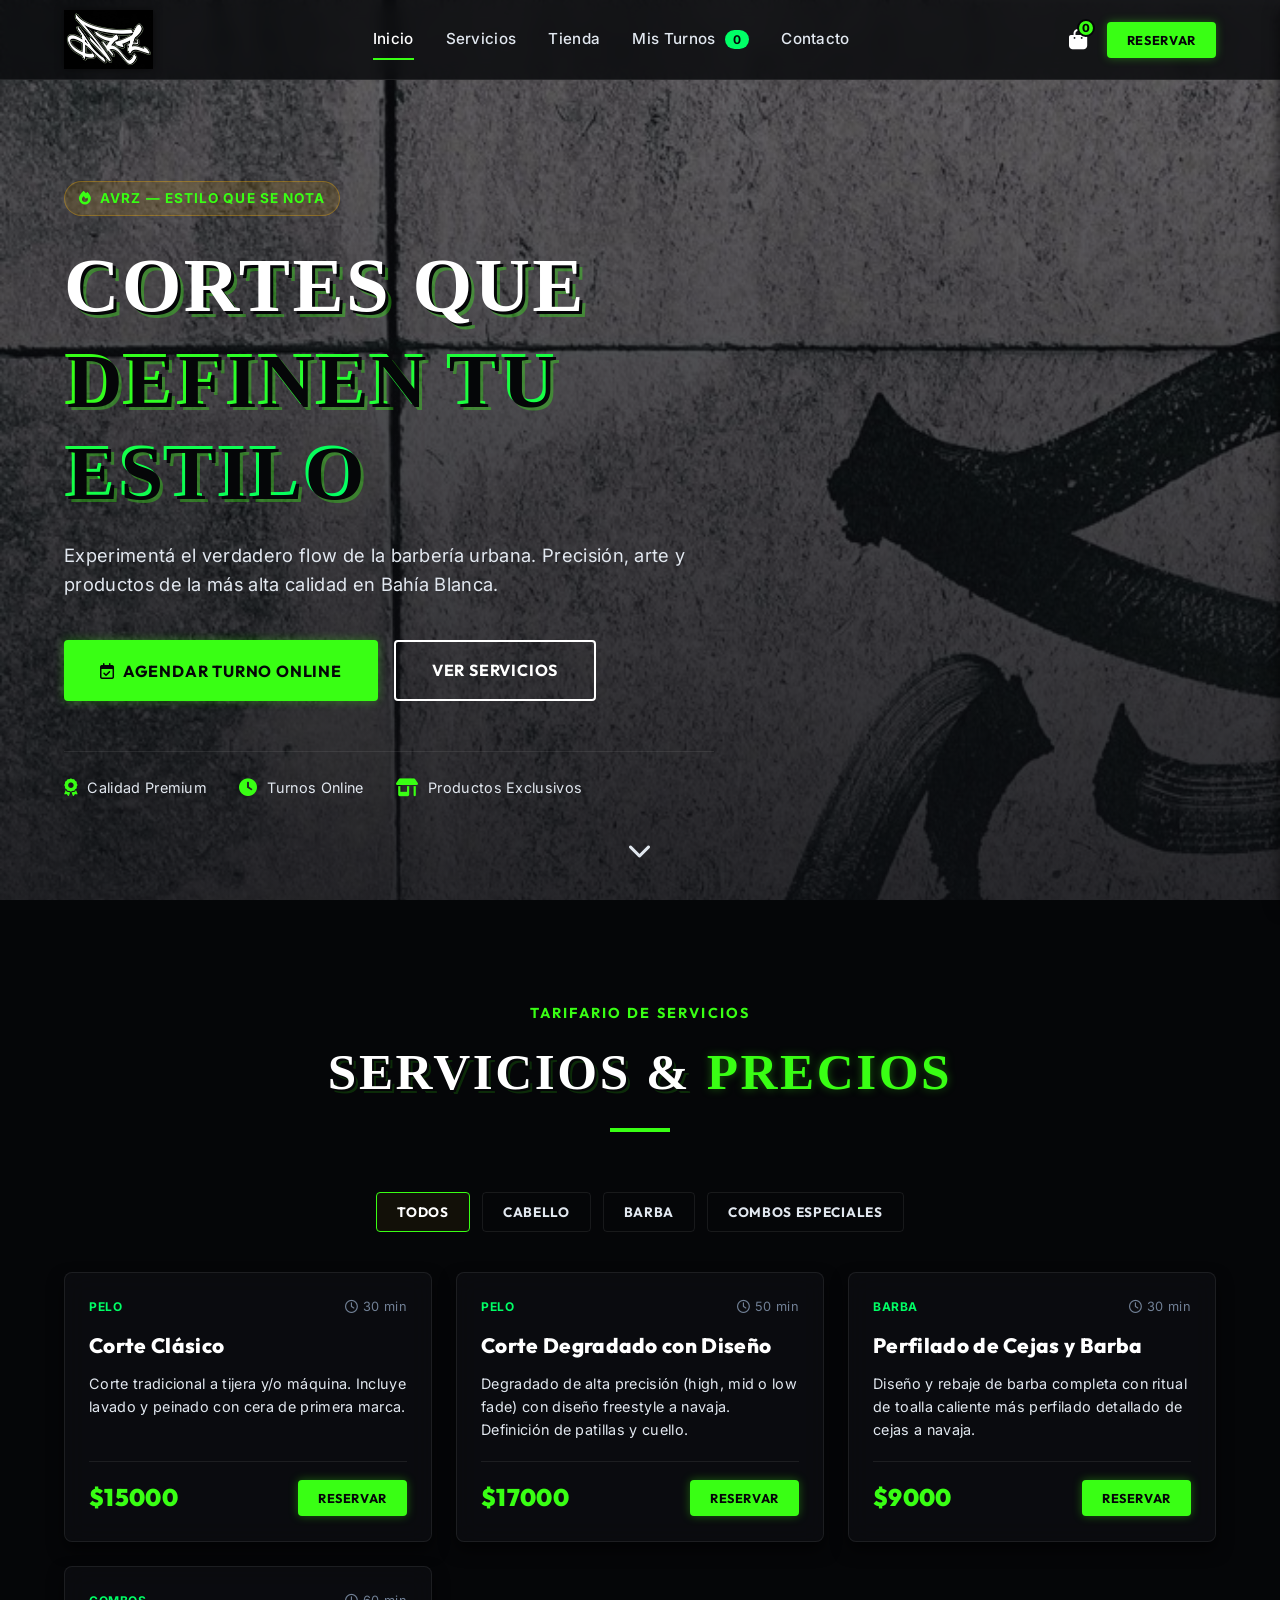
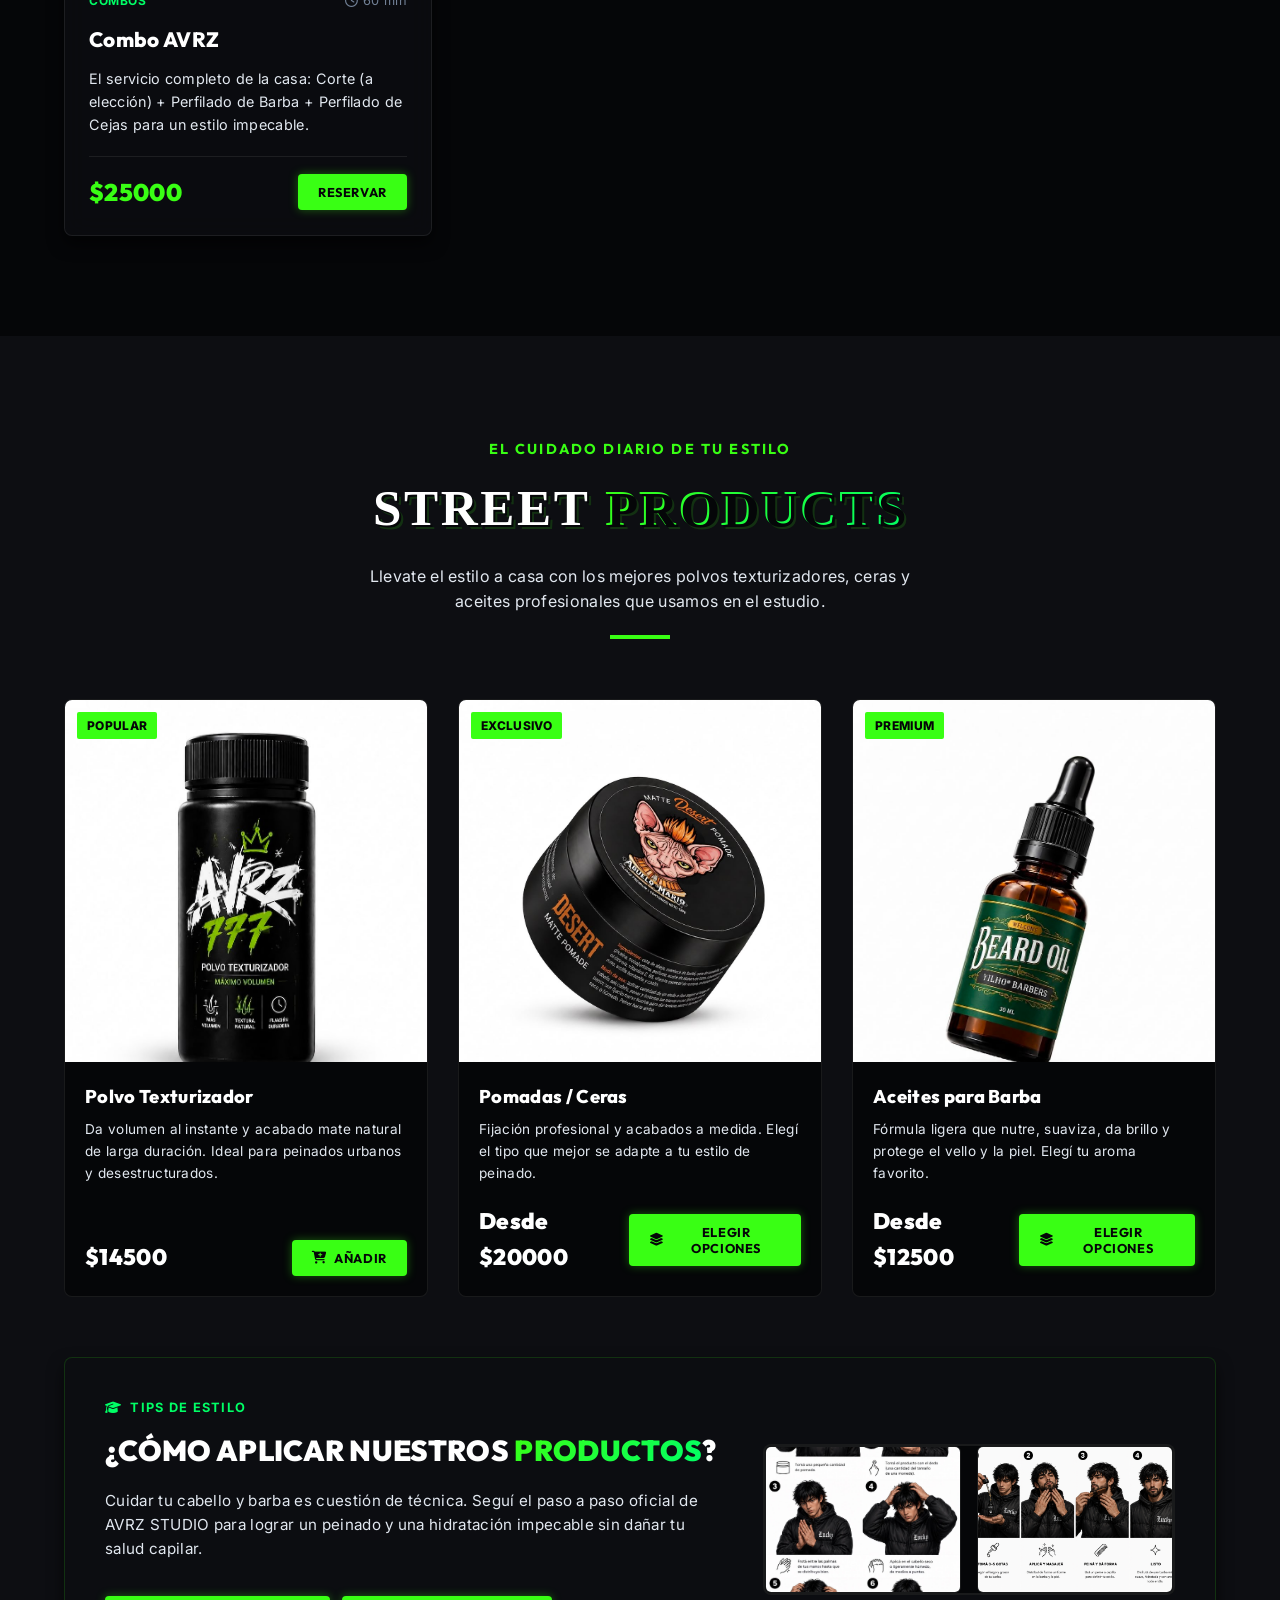
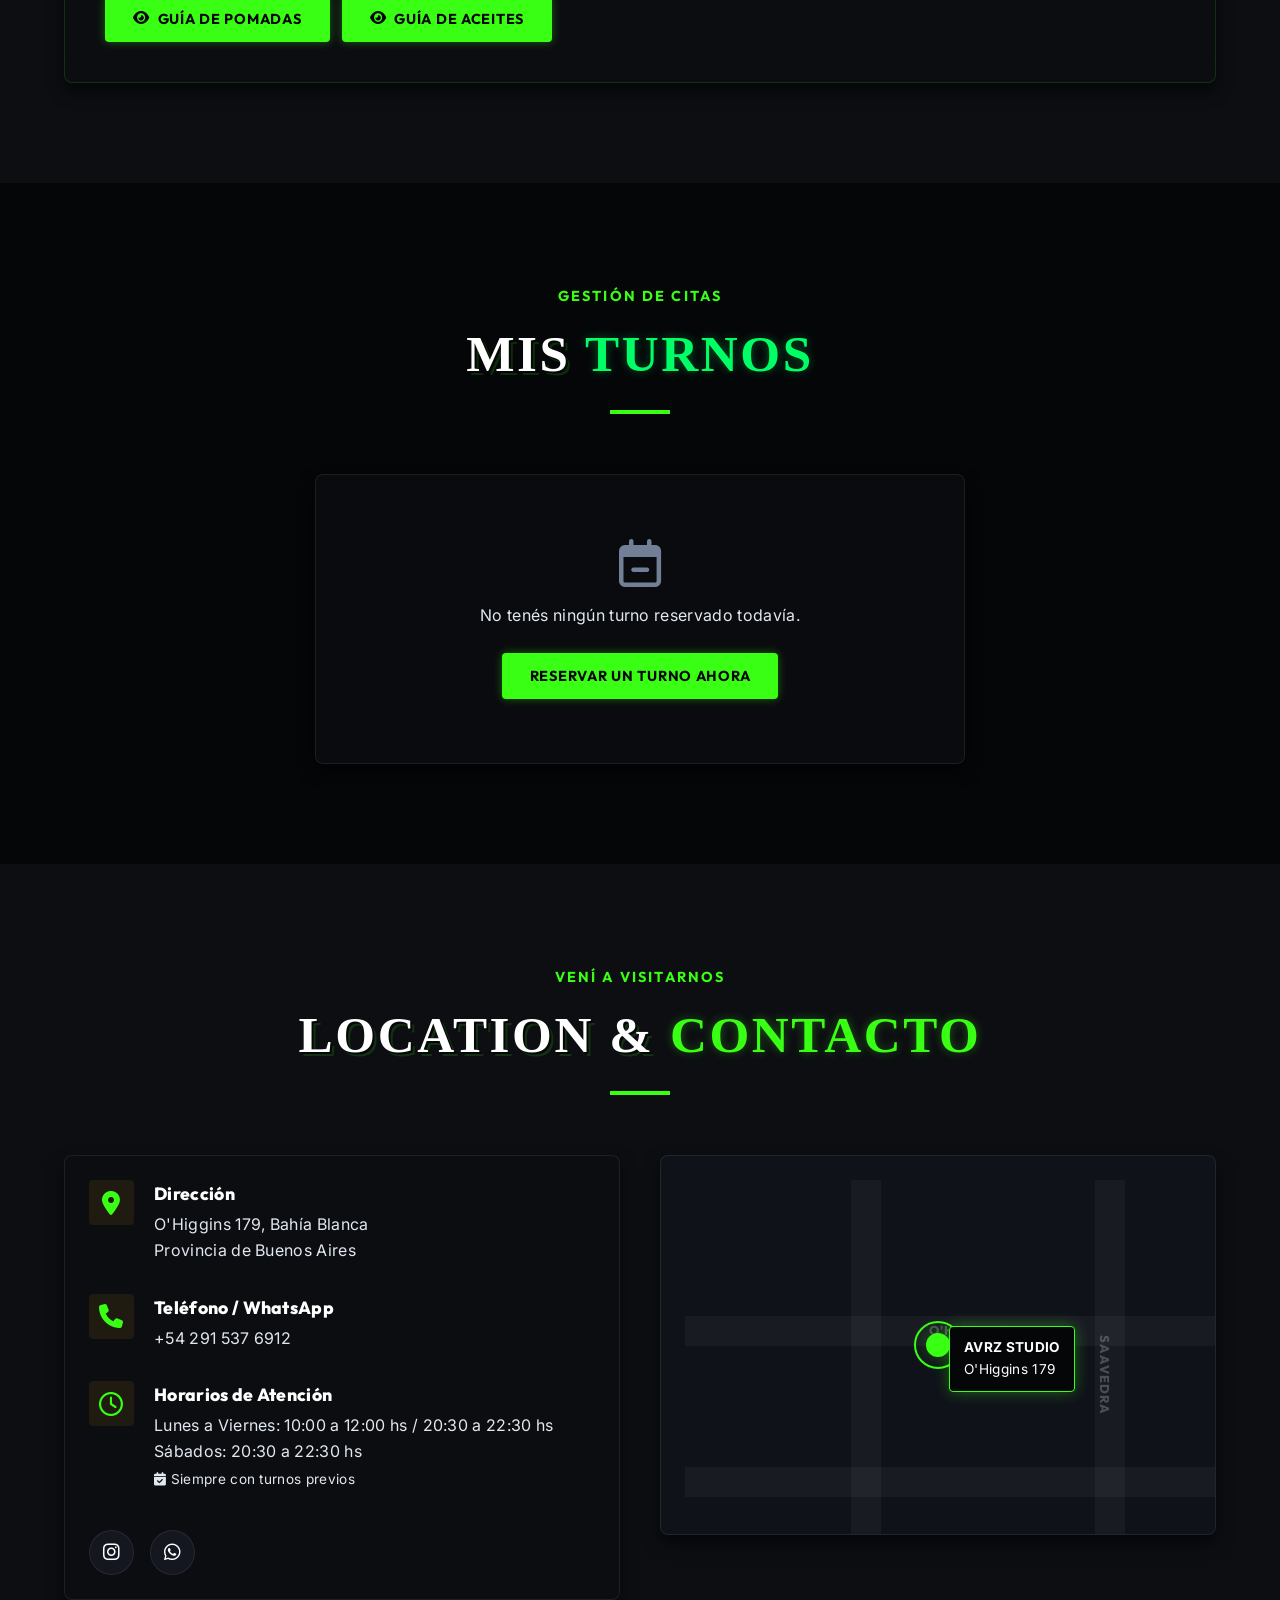
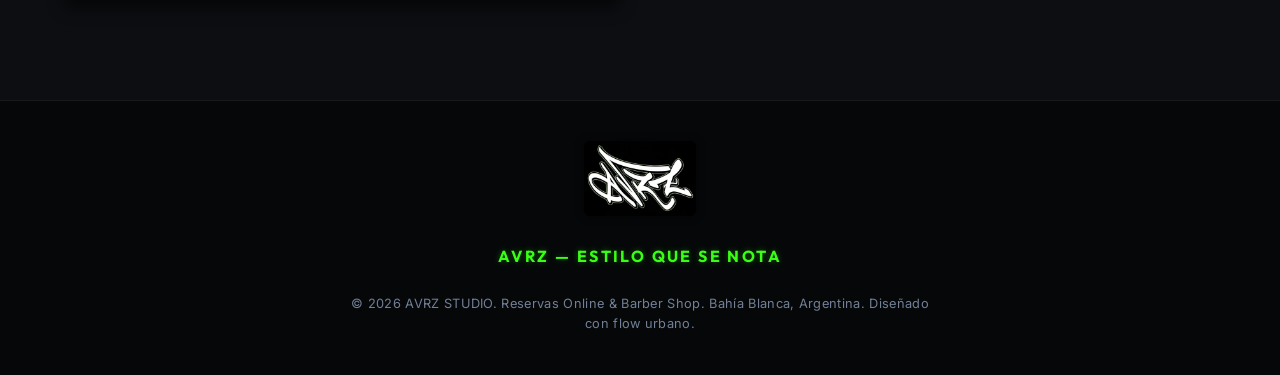
<file: index.html>
<!DOCTYPE html>
<html lang="es">
<head>
    <meta charset="UTF-8">
    <meta name="viewport" content="width=device-width, initial-scale=1.0">
    <title>AVRZ | Estilo que se nota</title>
    <meta name="description" content="Reserva tu turno online en AVRZ STUDIO. Cortes de pelo premium, degradados, afeitados y los mejores productos urbanos para el cabello.">

    <link rel="preconnect" href="https://fonts.googleapis.com">
    <link rel="preconnect" href="https://fonts.gstatic.com" crossorigin>
    <link href="https://fonts.googleapis.com/css2?family=Inter:wght@300;400;500;600&family=Montserrat:wght@700;800;900&family=Outfit:wght@400;600;700;900&family=Permanent+Marker&display=swap" rel="stylesheet">

    <link rel="stylesheet" href="https://cdnjs.cloudflare.com/ajax/libs/font-awesome/6.4.0/css/all.min.css">
    <link rel="stylesheet" href="style.css">
</head>
<body class="dark-theme">
    <header class="navbar">
        <div class="nav-container">
            <a href="#" class="nav-logo">
                <img src="assets/logo.jpg" alt="AVRZ 777 Logo" class="brand-logo-img">
            </a>

            <nav class="nav-menu">
                <a href="#hero" class="nav-link active">Inicio</a>
                <a href="#services" class="nav-link">Servicios</a>
                <a href="#shop" class="nav-link">Tienda</a>
                <a href="#my-bookings" class="nav-link" id="nav-bookings-link">Mis Turnos <span class="badge" id="bookings-count">0</span></a>
                <a href="#contact" class="nav-link">Contacto</a>
            </nav>

            <div class="nav-actions">
                <button class="cart-btn" id="open-cart-btn" aria-label="Abrir Carrito">
                    <i class="fa-solid fa-bag-shopping"></i>
                    <span class="cart-count" id="cart-badge">0</span>
                </button>
                <button class="btn btn-primary btn-sm btn-booking-trigger">Reservar</button>
            </div>

            <button class="mobile-menu-toggle" id="menu-toggle" aria-label="Menu principal">
                <i class="fa-solid fa-bars"></i>
            </button>
        </div>
    </header>

    <div class="mobile-nav" id="mobile-nav-panel">
        <a href="#hero" class="mobile-link">Inicio</a>
        <a href="#services" class="mobile-link">Servicios</a>
        <a href="#shop" class="mobile-link">Tienda</a>
        <a href="#my-bookings" class="mobile-link">Mis Turnos</a>
        <a href="#contact" class="mobile-link">Contacto</a>
        <div class="mobile-actions">
            <button class="btn btn-primary w-full btn-booking-trigger">Reservar Turno</button>
        </div>
    </div>

    <section id="hero" class="hero-section">
        <div class="hero-bg" style="background-image: linear-gradient(rgba(11, 12, 16, 0.62), rgba(11, 12, 16, 0.88)), url('assets/hero.png'); background-position: center top;"></div>

        <div class="container hero-container">
            <div class="hero-content">
                <span class="hero-badge"><i class="fa-solid fa-fire"></i> AVRZ — Estilo que se nota</span>
                <h1 class="hero-title">
                    CORTES QUE <br>
                    <span class="gradient-text">DEFINEN TU ESTILO</span>
                </h1>
                <p class="hero-subtitle">Experimentá el verdadero flow de la barbería urbana. Precisión, arte y productos de la más alta calidad en Bahía Blanca.</p>

                <div class="hero-actions">
                    <button class="btn btn-primary btn-lg btn-booking-trigger">
                        <i class="fa-regular fa-calendar-check"></i> Agendar Turno Online
                    </button>
                    <a href="#services" class="btn btn-outline btn-lg">Ver Servicios</a>
                </div>

                <div class="hero-features">
                    <div class="feat-item"><i class="fa-solid fa-award"></i> <span>Calidad Premium</span></div>
                    <div class="feat-item"><i class="fa-solid fa-clock"></i> <span>Turnos Online</span></div>
                    <div class="feat-item"><i class="fa-solid fa-shop"></i> <span>Productos Exclusivos</span></div>
                </div>
            </div>
        </div>

        <div class="hero-scroll-indicator">
            <a href="#services"><i class="fa-solid fa-chevron-down animate-bounce"></i></a>
        </div>
    </section>

    <section id="services" class="section-padding">
        <div class="container">
            <div class="section-header text-center">
                <span class="section-subtitle">Tarifario de Servicios</span>
                <h2 class="section-title">SERVICIOS & <span class="neon-text-green">PRECIOS</span></h2>
                <div class="header-line"></div>
            </div>

            <div class="filters-container">
                <button class="filter-btn active" data-category="all">Todos</button>
                <button class="filter-btn" data-category="pelo">Cabello</button>
                <button class="filter-btn" data-category="barba">Barba</button>
                <button class="filter-btn" data-category="combos">Combos Especiales</button>
            </div>

            <div class="services-grid" id="services-container"></div>
        </div>
    </section>

    <section id="shop" class="section-padding bg-dark-secondary">
        <div class="container">
            <div class="section-header text-center">
                <span class="section-subtitle">El Cuidado Diario de tu Estilo</span>
                <h2 class="section-title">STREET <span class="gradient-text">PRODUCTS</span></h2>
                <p class="section-description">Llevate el estilo a casa con los mejores polvos texturizadores, ceras y aceites profesionales que usamos en el estudio.</p>
                <div class="header-line"></div>
            </div>

            <div class="products-grid" id="products-container"></div>

            <div class="shop-guide-banner glass-card">
                <div class="guide-content">
                    <span class="guide-subtitle"><i class="fa-solid fa-graduation-cap"></i> Tips de Estilo</span>
                    <h3 class="guide-title">¿CÓMO APLICAR NUESTROS <span class="gradient-text">PRODUCTOS</span>?</h3>
                    <p class="guide-description">Cuidar tu cabello y barba es cuestión de técnica. Seguí el paso a paso oficial de AVRZ STUDIO para lograr un peinado y una hidratación impecable sin dañar tu salud capilar.</p>

                    <div class="guide-buttons-row">
                        <button class="btn btn-primary" id="open-wax-guide-btn"><i class="fa-solid fa-eye"></i> Guía de Pomadas</button>
                        <button class="btn btn-primary" id="open-oil-guide-btn"><i class="fa-solid fa-eye"></i> Guía de Aceites</button>
                    </div>
                </div>

                <div class="guide-image-container double-thumbs">
                    <div class="guide-thumb-box" id="wax-guide-thumb">
                        <img src="assets/pomada-guia.jpg" alt="Guía de aplicación de pomadas" class="guide-img-thumb">
                        <span class="guide-img-overlay"><i class="fa-solid fa-maximize"></i> Ceras</span>
                    </div>

                    <div class="guide-thumb-box" id="oil-guide-thumb">
                        <img src="assets/oil-guia.jpg" alt="Guía de aplicación de aceites" class="guide-img-thumb">
                        <span class="guide-img-overlay"><i class="fa-solid fa-maximize"></i> Aceites</span>
                    </div>
                </div>
            </div>
        </div>
    </section>

    <section id="my-bookings" class="section-padding">
        <div class="container">
            <div class="section-header text-center">
                <span class="section-subtitle">Gestión de Citas</span>
                <h2 class="section-title">MIS <span class="neon-text-mint">TURNOS</span></h2>
                <div class="header-line"></div>
            </div>

            <div class="bookings-wrapper">
                <div class="bookings-list-container glass-card" id="bookings-list">
                    <div class="empty-state">
                        <i class="fa-regular fa-calendar-minus"></i>
                        <p>No tenés ningún turno reservado todavía.</p>
                        <button class="btn btn-primary btn-booking-trigger">Reservar un turno ahora</button>
                    </div>
                </div>
            </div>
        </div>
    </section>

    <section id="contact" class="section-padding bg-dark-secondary">
        <div class="container">
            <div class="section-header text-center">
                <span class="section-subtitle">Vení a Visitarnos</span>
                <h2 class="section-title">LOCATION & <span class="neon-text-green">CONTACTO</span></h2>
                <div class="header-line"></div>
            </div>

            <div class="contact-grid">
                <div class="contact-info glass-card">
                    <div class="info-item">
                        <div class="info-icon"><i class="fa-solid fa-location-dot"></i></div>
                        <div class="info-details">
                            <h3>Dirección</h3>
                            <p>O'Higgins 179, Bahía Blanca</p>
                            <p class="text-muted">Provincia de Buenos Aires</p>
                        </div>
                    </div>

                    <div class="info-item">
                        <div class="info-icon"><i class="fa-solid fa-phone"></i></div>
                        <div class="info-details">
                            <h3>Teléfono / WhatsApp</h3>
                            <p><a href="https://wa.me/542915376912" target="_blank" class="phone-link">+54 291 537 6912</a></p>
                        </div>
                    </div>

                    <div class="info-item">
                        <div class="info-icon"><i class="fa-regular fa-clock"></i></div>
                        <div class="info-details">
                            <h3>Horarios de Atención</h3>
                            <p>Lunes a Viernes: 10:00 a 12:00 hs / 20:30 a 22:30 hs</p>
                            <p>Sábados: 20:30 a 22:30 hs</p>
                            <p class="text-muted" style="margin-top: 4px; font-size: 0.85rem;"><i class="fa-solid fa-calendar-check"></i> Siempre con turnos previos</p>
                        </div>
                    </div>

                    <div class="social-links">
                        <a href="https://instagram.com/avrz.barber" target="_blank" aria-label="Instagram AVRZ Barber"><i class="fa-brands fa-instagram"></i></a>
                        <a href="https://wa.me/542915376912" target="_blank" aria-label="WhatsApp"><i class="fa-brands fa-whatsapp"></i></a>
                    </div>
                </div>

                <div class="map-simulated glass-card">
                    <div class="map-overlay">
                        <div class="map-marker-ping"></div>
                        <div class="map-tooltip">
                            <strong>AVRZ STUDIO</strong><br>
                            O'Higgins 179
                        </div>
                    </div>

                    <div class="grid-lines-street">
                        <div class="street street-h h-1"></div>
                        <div class="street street-h h-2"></div>
                        <div class="street street-v v-1"></div>
                        <div class="street street-v v-2"></div>
                        <span class="street-label label-1">O'Higgins</span>
                        <span class="street-label label-2">Saavedra</span>
                    </div>
                </div>
            </div>
        </div>
    </section>

    <div class="modal" id="booking-modal">
        <div class="modal-overlay"></div>
        <div class="modal-content glass-card">
            <button class="modal-close" id="close-booking-modal" aria-label="Cerrar modal">&times;</button>

            <div class="booking-wizard">
                <div class="wizard-header">
                    <h3>RESERVAR TURNO</h3>
                    <div class="progress-bar">
                        <div class="progress-step active" data-step="1">1<span>Servicio</span></div>
                        <div class="progress-step" data-step="2">2<span>Fecha/Hora</span></div>
                        <div class="progress-step" data-step="3">3<span>Tus Datos</span></div>
                    </div>
                </div>

                <div class="wizard-body">
                    <div class="wizard-step active" id="step-1">
                        <h4>Seleccioná un Servicio</h4>
                        <div class="step-services-list" id="wizard-services-list"></div>

                        <div class="addon-prompt-container" id="addon-prompt" style="display: none;">
                            <div class="addon-prompt-content">
                                <h5><i class="fa-solid fa-wand-magic-sparkles"></i> ¿Sumamos perfilado de cejas?</h5>
                                <p>Dale el toque final a tu estilo por solo <strong>+$2.000</strong> adicionales.</p>
                                <div class="addon-buttons">
                                    <button type="button" class="btn btn-primary btn-sm" id="btn-addon-yes">Sí, sumar cejas (+ $2.000)</button>
                                    <button type="button" class="btn btn-outline btn-sm" id="btn-addon-no">No, solo el corte</button>
                                </div>
                            </div>
                        </div>
                    </div>

                    <div class="wizard-step" id="step-2">
                        <div class="step-nav-buttons">
                            <button class="btn btn-xs btn-outline btn-prev-step"><i class="fa-solid fa-arrow-left"></i> Volver</button>
                        </div>

                        <h4>Seleccioná Fecha y Hora</h4>

                        <div class="datetime-picker-layout">
                            <div class="calendar-container">
                                <div class="calendar-header">
                                    <button id="calendar-prev-month" class="calendar-nav-btn"><i class="fa-solid fa-chevron-left"></i></button>
                                    <span id="calendar-month-title">Mayo 2026</span>
                                    <button id="calendar-next-month" class="calendar-nav-btn"><i class="fa-solid fa-chevron-right"></i></button>
                                </div>

                                <div class="calendar-weekdays">
                                    <div>Do</div><div>Lu</div><div>Ma</div><div>Mi</div><div>Ju</div><div>Vi</div><div>Sá</div>
                                </div>

                                <div class="calendar-days" id="calendar-days-grid"></div>
                            </div>

                            <div class="timeslots-container">
                                <h5>Horarios Disponibles para el <span id="selected-date-label">Seleccioná un día</span></h5>
                                <div class="timeslots-grid" id="timeslots-grid-container">
                                    <p class="select-date-prompt">Primero debés seleccionar un día del calendario que esté disponible.</p>
                                </div>
                            </div>
                        </div>
                    </div>

                    <div class="wizard-step" id="step-3">
                        <div class="step-nav-buttons">
                            <button class="btn btn-xs btn-outline btn-prev-step"><i class="fa-solid fa-arrow-left"></i> Volver</button>
                        </div>

                        <h4>Confirmá tus Datos</h4>

                        <form id="booking-client-form" class="booking-form">
                            <div class="form-group">
                                <label for="client-name">Nombre y Apellido *</label>
                                <input type="text" id="client-name" required placeholder="Ej: Juan Pérez">
                            </div>

                            <div class="form-group">
                                <label for="client-phone">Número de WhatsApp (con código de área) *</label>
                                <input type="tel" id="client-phone" required placeholder="Ej: 2914752299">
                                <small>Te enviaremos un recordatorio por WhatsApp.</small>
                            </div>

                            <div class="form-group">
                                <label for="client-notes">Notas / Pedidos Especiales</label>
                                <textarea id="client-notes" rows="3" placeholder="Contanos si tenés alguna preferencia..."></textarea>
                            </div>

                            <div class="booking-summary-box glass-card">
                                <h5>Resumen de tu Turno</h5>
                                <p><i class="fa-solid fa-scissors"></i> <span id="summary-service">Corte de Pelo</span></p>
                                <p><i class="fa-solid fa-user-ninja"></i> <span id="summary-barber">AVRZ</span></p>
                                <p><i class="fa-regular fa-calendar-check"></i> <span id="summary-date">Viernes 22 de Mayo</span> a las <span id="summary-time">15:00 hs</span></p>
                                <p class="summary-price"><i class="fa-solid fa-dollar-sign"></i> Total: <span id="summary-cost">$0</span></p>
                            </div>

                            <button type="submit" class="btn btn-primary w-full btn-lg" id="submit-booking-btn">
                                <i class="fa-brands fa-whatsapp"></i> Confirmar Turno
                            </button>
                        </form>
                    </div>

                    <div class="wizard-step" id="step-success">
                        <div class="success-header">
                            <div class="success-icon"><i class="fa-solid fa-circle-check"></i></div>
                            <h3>¡TURNO RESERVADO!</h3>
                            <p>Tu cita quedó confirmada con éxito.</p>
                        </div>

                        <div class="digital-ticket">
                            <div class="ticket-top">
                                <div class="ticket-logo">
                                    <img src="assets/logo.jpg" alt="AVRZ 777 Logo" class="ticket-logo-img">
                                </div>
                                <div class="ticket-code">COD: <span id="ticket-booking-code">AVRZ-12345</span></div>
                            </div>

                            <div class="ticket-divider">
                                <div class="notch notch-left"></div>
                                <div class="notch notch-right"></div>
                            </div>

                            <div class="ticket-details">
                                <div class="detail-row">
                                    <span>Servicio</span>
                                    <strong id="ticket-service">Corte Degradado</strong>
                                </div>
                                <div class="detail-row">
                                    <span>Estilista</span>
                                    <strong id="ticket-barber">AVRZ</strong>
                                </div>
                                <div class="detail-row">
                                    <span>Fecha</span>
                                    <strong id="ticket-date">Viernes, 22 de Mayo</strong>
                                </div>
                                <div class="detail-row">
                                    <span>Horario</span>
                                    <strong id="ticket-time">15:00 hs</strong>
                                </div>
                                <div class="detail-row">
                                    <span>Cliente</span>
                                    <strong id="ticket-client">Juan Pérez</strong>
                                </div>
                                <div class="detail-row total-row">
                                    <span>Total a Pagar</span>
                                    <strong id="ticket-price">$3500</strong>
                                </div>
                            </div>

                            <div class="ticket-footer">
                                <p>O'Higgins 179, Bahía Blanca</p>
                                <p>Te esperamos. Si necesitás cancelar, podés hacerlo desde la web en la sección "Mis Turnos".</p>
                            </div>
                        </div>

                        <div class="success-actions">
                            <button class="btn btn-outline w-full" id="close-success-btn">Volver al Inicio</button>
                        </div>
                    </div>
                </div>
            </div>
        </div>
    </div>

    <div class="modal" id="variant-modal">
        <div class="modal-overlay" id="variant-modal-overlay"></div>
        <div class="modal-content glass-card variant-modal-content">
            <button class="modal-close" id="close-variant-modal" aria-label="Cerrar modal">&times;</button>

            <div class="variant-modal-body">
                <h3 class="variant-modal-title" id="variant-modal-title">ELEGÍ TU PRODUCTO</h3>
                <p class="variant-modal-desc" id="variant-modal-desc">Seleccioná la variante y agregala a tu pedido.</p>

                <div class="variant-options-list" id="variant-options-container"></div>

                <div class="variant-modal-footer">
                    <div class="variant-qty-selector">
                        <button class="qty-btn" id="variant-qty-minus">-</button>
                        <span class="qty-val" id="variant-qty-value">1</span>
                        <button class="qty-btn" id="variant-qty-plus">+</button>
                    </div>

                    <button class="btn btn-primary btn-lg" id="add-variant-to-cart-btn">
                        <i class="fa-solid fa-cart-plus"></i> Agregar al Carrito
                    </button>
                </div>
            </div>
        </div>
    </div>

    <div class="modal" id="guide-modal">
        <div class="modal-overlay" id="guide-modal-overlay"></div>
        <div class="modal-content glass-card guide-modal-content">
            <button class="modal-close" id="close-guide-modal" aria-label="Cerrar modal">&times;</button>

            <div class="guide-modal-body">
                <h3 class="guide-modal-title">GUÍA DE APLICACIÓN</h3>
                <p class="guide-modal-desc">Seguí estos pasos recomendados por AVRZ STUDIO para lucir tu estilo al máximo.</p>
                <div class="guide-modal-img-wrapper">
                    <img src="assets/pomada-guia.jpg" alt="Guía visual de aplicación de pomadas" class="guide-modal-img">
                </div>
            </div>
        </div>
    </div>

    <div class="cart-panel" id="cart-panel">
        <div class="cart-panel-overlay" id="cart-overlay"></div>

        <div class="cart-content glass-card">
            <div class="cart-header">
                <h3>TU COMPRA</h3>
                <button class="close-cart" id="close-cart-btn">&times;</button>
            </div>

            <div class="cart-body" id="cart-items-container">
                <div class="empty-cart-state">
                    <i class="fa-solid fa-basket-shopping"></i>
                    <p>Tu carrito está vacío.</p>
                    <a href="#shop" class="btn btn-outline btn-sm" id="shop-now-btn">Explorar Tienda</a>
                </div>
            </div>

            <div class="cart-footer" id="cart-summary-footer" style="display: none;">
                <div class="cart-total-row">
                    <span>Total:</span>
                    <span class="total-price" id="cart-total-price">$0</span>
                </div>

                <p class="cart-checkout-tip">Finalizá tu compra por WhatsApp para coordinar el retiro en el local.</p>

                <button class="btn btn-primary w-full btn-lg" id="checkout-cart-btn">
                    <i class="fa-brands fa-whatsapp"></i> Finalizar Pedido
                </button>
            </div>
        </div>
    </div>

    <footer class="main-footer">
        <div class="container footer-container">
            <div class="footer-logo-container">
                <img src="assets/logo.jpg" alt="AVRZ 777 Logo" class="footer-logo-img">
            </div>
            <p class="footer-slogan">AVRZ — Estilo que se nota</p>
            <p class="footer-copy">&copy; 2026 AVRZ STUDIO. Reservas Online & Barber Shop. Bahía Blanca, Argentina. Diseñado con flow urbano.</p>
        </div>
    </footer>

    <script src="app.js"></script>
</body>
</html>
</file>
<file: style.css>
/* ==========================================
   SISTEMA DE DISEÑO - ESTÉTICA BARBERÍA URBANA
   ========================================== */

/* Variables CSS - Paleta Urbana Industrial */
:root {
    --bg-primary: #050608;
    --bg-secondary: #0d0e12;
    --bg-tertiary: #141720;
    --text-primary: #ffffff;
    --text-secondary: #e2e8f0;
    --text-muted: #718096;

    --neon-green: #39ff14;
    --neon-green-glow: rgba(57, 255, 20, 0.35);
    --neon-mint: #00ff66;
    --neon-mint-glow: rgba(0, 255, 102, 0.35);

    --border-color: rgba(255, 255, 255, 0.08);
    --border-hover: rgba(57, 255, 20, 0.5);
    --glass-bg: rgba(13, 14, 18, 0.75);
    --glass-border: rgba(255, 255, 255, 0.08);
    --shadow-sm: 0 4px 6px rgba(0, 0, 0, 0.4);
    --shadow-md: 0 8px 16px rgba(0, 0, 0, 0.6);
    --shadow-lg: 0 16px 32px rgba(0, 0, 0, 0.8);
    --shadow-neon: 0 0 15px var(--neon-green-glow);

    --font-heading: 'Outfit', 'Montserrat', sans-serif;
    --font-body: 'Inter', sans-serif;
    --font-graffiti: 'Permanent Marker', cursive;

    --transition-fast: 0.2s ease;
    --transition-normal: 0.3s cubic-bezier(0.4, 0, 0.2, 1);
    --transition-slow: 0.5s ease;
}

/* ==========================================
   RESET & CONFIGURACIÓN GLOBAL
   ========================================== */
* {
    margin: 0;
    padding: 0;
    box-sizing: border-box;
}

html {
    scroll-behavior: smooth;
    font-size: 16px;
}

body {
    background-color: var(--bg-primary);
    color: var(--text-primary);
    font-family: var(--font-body);
    line-height: 1.6;
    overflow-x: hidden;
    letter-spacing: 0.02em;
}

::-webkit-scrollbar {
    width: 8px;
}

::-webkit-scrollbar-track {
    background: var(--bg-primary);
}

::-webkit-scrollbar-thumb {
    background: var(--bg-secondary);
    border-radius: 4px;
    border: 2px solid var(--bg-primary);
}

::-webkit-scrollbar-thumb:hover {
    background: var(--neon-green);
}

a {
    color: inherit;
    text-decoration: none;
    transition: var(--transition-fast);
}

button {
    font-family: inherit;
    border: none;
    background: none;
    cursor: pointer;
    outline: none;
}

img {
    max-width: 100%;
    display: block;
}

.container {
    width: 100%;
    max-width: 1200px;
    margin: 0 auto;
    padding: 0 24px;
}

.section-padding {
    padding: 100px 0;
}

.bg-dark-secondary {
    background-color: var(--bg-secondary);
}

/* ==========================================
   COMPONENTES GENÉRICOS
   ========================================== */
.btn {
    display: inline-flex;
    align-items: center;
    justify-content: center;
    gap: 8px;
    font-weight: 700;
    font-family: var(--font-heading);
    text-transform: uppercase;
    letter-spacing: 0.05em;
    padding: 14px 28px;
    border-radius: 4px;
    transition: var(--transition-normal);
    font-size: 0.9rem;
}

.btn-primary {
    background-color: var(--neon-green);
    color: var(--bg-primary);
    box-shadow: 0 0 10px var(--neon-green-glow);
}

.btn-primary:hover {
    background-color: #fff;
    box-shadow: 0 0 20px rgba(255, 255, 255, 0.4);
    transform: translateY(-2px);
}

.btn-primary:active {
    transform: translateY(0);
}

.btn-outline {
    border: 2px solid var(--text-primary);
    color: var(--text-primary);
}

.btn-outline:hover {
    background-color: var(--text-primary);
    color: var(--bg-primary);
    transform: translateY(-2px);
}

.btn-lg {
    padding: 16px 36px;
    font-size: 1rem;
}

.btn-sm {
    padding: 10px 20px;
    font-size: 0.8rem;
}

.btn-xs {
    padding: 6px 12px;
    font-size: 0.75rem;
}

.btn-booking-trigger {
    position: relative;
    overflow: hidden;
}

.btn-booking-trigger::after {
    content: '';
    position: absolute;
    top: -50%;
    left: -60%;
    width: 20%;
    height: 200%;
    background: rgba(255, 255, 255, 0.25);
    transform: rotate(30deg);
    transition: none;
    animation: shine 4s infinite ease-in-out;
}

@keyframes shine {
    0% {
        left: -60%;
    }

    15% {
        left: 120%;
    }

    100% {
        left: 120%;
    }
}

.glass-card {
    background: var(--glass-bg);
    border: 1px solid var(--glass-border);
    backdrop-filter: blur(12px);
    border-radius: 8px;
    padding: 24px;
    box-shadow: var(--shadow-md);
    transition: var(--transition-normal);
}

.glass-card:hover {
    border-color: var(--border-hover);
    box-shadow: var(--shadow-lg), var(--shadow-neon);
}

.badge {
    background-color: var(--neon-mint);
    color: var(--bg-primary);
    font-size: 0.75rem;
    font-weight: 700;
    padding: 2px 8px;
    border-radius: 50px;
    margin-left: 5px;
}

.section-header {
    margin-bottom: 60px;
}

.section-title {
    font-family: var(--font-graffiti);
    font-size: 3.2rem;
    letter-spacing: 0.05em;
    text-transform: uppercase;
    margin-top: 5px;
    margin-bottom: 15px;
    text-shadow: 2px 2px 0px var(--bg-primary), 4px 4px 0px rgba(57, 255, 20, 0.15);
}

.section-subtitle {
    font-family: var(--font-heading);
    color: var(--neon-green);
    text-transform: uppercase;
    font-weight: 700;
    font-size: 0.9rem;
    letter-spacing: 0.15em;
}

.header-line {
    width: 60px;
    height: 4px;
    background-color: var(--neon-green);
    margin: 0 auto;
}

.section-description {
    max-width: 600px;
    margin: 0 auto 20px;
    color: var(--text-secondary);
}

.gradient-text {
    background: linear-gradient(135deg, var(--neon-green) 0%, var(--neon-mint) 100%);
    -webkit-background-clip: text;
    -webkit-text-fill-color: transparent;
}
.neon-text-green {
    color: var(--neon-green);
    text-shadow: 0 0 10px var(--neon-green-glow);
}

.neon-text-mint {
    color: var(--neon-mint);
    text-shadow: 0 0 10px var(--neon-mint-glow);
}

/* ==========================================
   BARRA DE NAVEGACIÓN
   ========================================== */
.navbar {
    position: fixed;
    top: 0;
    left: 0;
    width: 100%;
    z-index: 1000;
    background-color: rgba(10, 11, 13, 0.85);
    backdrop-filter: blur(8px);
    border-bottom: 1px solid var(--border-color);
    height: 80px;
    transition: var(--transition-normal);
}

.navbar.scrolled {
    height: 70px;
    background-color: rgba(10, 11, 13, 0.95);
    box-shadow: var(--shadow-sm);
}

.nav-container {
    display: flex;
    align-items: center;
    justify-content: space-between;
    height: 100%;
    max-width: 1200px;
    margin: 0 auto;
    padding: 0 24px;
}

.nav-logo {
    display: flex;
    align-items: center;
}

.brand-logo-img {
    height: 60px;
    width: auto;
    object-fit: contain;
    transition: var(--transition-fast);
    filter: drop-shadow(0 0 4px rgba(0, 0, 0, 0.5));
}

.brand-logo-img:hover {
    transform: scale(1.05);
    filter: drop-shadow(0 0 10px var(--neon-green-glow));
}

.navbar.scrolled .brand-logo-img {
    height: 50px;
}

.nav-menu {
    display: flex;
    gap: 32px;
}

.nav-link {
    font-weight: 500;
    font-size: 0.95rem;
    color: var(--text-secondary);
    position: relative;
    padding: 8px 0;
}

.nav-link:hover,
.nav-link.active {
    color: var(--text-primary);
}

.nav-link::after {
    content: '';
    position: absolute;
    bottom: 0;
    left: 0;
    width: 0;
    height: 2px;
    background-color: var(--neon-green);
    transition: var(--transition-fast);
}

.nav-link:hover::after,
.nav-link.active::after {
    width: 100%;
}

.nav-actions {
    display: flex;
    align-items: center;
    gap: 20px;
}

.cart-btn {
    position: relative;
    color: var(--text-primary);
    font-size: 1.3rem;
    transition: var(--transition-fast);
}

.cart-btn:hover {
    color: var(--neon-green);
    transform: scale(1.1);
}

.cart-count {
    position: absolute;
    top: -8px;
    right: -8px;
    background-color: var(--neon-green);
    color: var(--bg-primary);
    font-size: 0.7rem;
    font-weight: 800;
    width: 18px;
    height: 18px;
    border-radius: 50%;
    display: flex;
    align-items: center;
    justify-content: center;
    border: 2px solid var(--bg-primary);
}

.mobile-menu-toggle {
    display: none;
    color: var(--text-primary);
    font-size: 1.5rem;
}

/* Menú móvil */
.mobile-nav {
    position: fixed;
    top: 80px;
    left: 0;
    width: 100%;
    background-color: var(--bg-secondary);
    border-bottom: 1px solid var(--border-color);
    padding: 24px;
    display: flex;
    flex-direction: column;
    gap: 16px;
    z-index: 999;
    transform: translateY(-150%);
    transition: var(--transition-normal);
}

.mobile-nav.open {
    transform: translateY(0);
}

.mobile-link {
    font-family: var(--font-heading);
    font-weight: 700;
    font-size: 1.2rem;
    border-bottom: 1px solid rgba(255, 255, 255, 0.05);
    padding-bottom: 8px;
}

.mobile-actions {
    margin-top: 8px;
}

/* ==========================================
   SECCIÓN HERO
   ========================================== */
.hero-section {
    position: relative;
    height: 100vh;
    display: flex;
    align-items: center;
    overflow: hidden;
    padding-top: 80px;
}

.hero-bg {
    position: absolute;
    top: 0;
    left: 0;
    width: 100%;
    height: 100%;
    background-size: cover;
    background-position: center;
    z-index: 1;
}

.hero-container {
    position: relative;
    z-index: 2;
}

.hero-content {
    max-width: 650px;
}

.hero-badge {
    display: inline-flex;
    align-items: center;
    gap: 8px;
    background: rgba(255, 183, 3, 0.12);
    border: 1px solid rgba(255, 183, 3, 0.3);
    color: var(--neon-green);
    font-weight: 700;
    font-size: 0.85rem;
    padding: 6px 14px;
    border-radius: 50px;
    text-transform: uppercase;
    letter-spacing: 0.08em;
    margin-bottom: 24px;
}

.hero-title {
    font-family: var(--font-graffiti);
    font-size: 4.8rem;
    line-height: 1.2;
    letter-spacing: 0.03em;
    margin-bottom: 24px;
    text-shadow: 3px 3px 0px var(--bg-primary), 6px 6px 0px var(--neon-green-glow);
}

.hero-subtitle {
    font-size: 1.15rem;
    color: var(--text-secondary);
    margin-bottom: 40px;
}

.hero-actions {
    display: flex;
    gap: 16px;
    margin-bottom: 50px;
}

.hero-features {
    display: flex;
    gap: 32px;
    border-top: 1px solid var(--border-color);
    padding-top: 24px;
}

.feat-item {
    display: flex;
    align-items: center;
    gap: 10px;
    font-size: 0.9rem;
    color: var(--text-secondary);
}

.feat-item i {
    color: var(--neon-green);
    font-size: 1.1rem;
}

.hero-scroll-indicator {
    position: absolute;
    bottom: 30px;
    left: 50%;
    transform: translateX(-50%);
    z-index: 2;
    font-size: 1.5rem;
    color: var(--text-secondary);
    transition: var(--transition-fast);
}

.hero-scroll-indicator:hover {
    color: var(--neon-green);
}

.animate-bounce {
    animation: bounce 2s infinite;
}

@keyframes bounce {
    0%,
    20%,
    50%,
    80%,
    100% {
        transform: translateY(0);
    }

    40% {
        transform: translateY(-10px);
    }

    60% {
        transform: translateY(-5px);
    }
}
/* ==========================================
   SECCIÓN SERVICIOS
   ========================================== */
.filters-container {
    display: flex;
    justify-content: center;
    gap: 12px;
    margin-bottom: 40px;
    flex-wrap: wrap;
}

.filter-btn {
    font-family: var(--font-heading);
    font-weight: 700;
    text-transform: uppercase;
    font-size: 0.85rem;
    letter-spacing: 0.05em;
    padding: 10px 20px;
    border: 1px solid var(--border-color);
    border-radius: 4px;
    color: var(--text-secondary);
    transition: var(--transition-fast);
}

.filter-btn:hover,
.filter-btn.active {
    border-color: var(--neon-green);
    color: var(--text-primary);
    background-color: rgba(255, 183, 3, 0.05);
}

.services-grid {
    display: grid;
    grid-template-columns: repeat(auto-fill, minmax(320px, 1fr));
    gap: 24px;
}

.service-card {
    display: flex;
    flex-direction: column;
    justify-content: space-between;
}

.service-meta {
    display: flex;
    justify-content: space-between;
    align-items: center;
    margin-bottom: 12px;
}

.service-category {
    font-size: 0.75rem;
    text-transform: uppercase;
    font-weight: 700;
    letter-spacing: 0.05em;
    color: var(--neon-mint);
}

.service-duration {
    font-size: 0.8rem;
    color: var(--text-muted);
}

.service-title {
    font-family: var(--font-heading);
    font-size: 1.3rem;
    font-weight: 800;
    margin-bottom: 10px;
}

.service-description {
    font-size: 0.9rem;
    color: var(--text-secondary);
    margin-bottom: 20px;
    flex-grow: 1;
}

.service-footer {
    display: flex;
    justify-content: space-between;
    align-items: center;
    border-top: 1px solid var(--border-color);
    padding-top: 16px;
}

.service-price {
    font-family: var(--font-heading);
    font-size: 1.5rem;
    font-weight: 900;
    color: var(--neon-green);
}

/* ==========================================
   SECCIÓN TIENDA
   ========================================== */
.products-grid {
    display: grid;
    grid-template-columns: repeat(auto-fill, minmax(280px, 1fr));
    gap: 30px;
}

.product-card {
    background-color: var(--bg-primary);
    border: 1px solid var(--border-color);
    border-radius: 8px;
    overflow: hidden;
    transition: var(--transition-normal);
    display: flex;
    flex-direction: column;
}

.product-card:hover {
    transform: translateY(-5px);
    border-color: var(--border-hover);
    box-shadow: var(--shadow-md), var(--shadow-neon);
}

.product-img-wrapper {
    position: relative;
    width: 100%;
    padding-top: 100%;
    background-color: var(--bg-tertiary);
    overflow: hidden;
}

.product-img {
    position: absolute;
    top: 0;
    left: 0;
    width: 100%;
    height: 100%;
    object-fit: cover;
    transition: var(--transition-normal);
}

.product-card:hover .product-img {
    transform: scale(1.08);
}

.product-badge {
    position: absolute;
    top: 12px;
    left: 12px;
    background-color: var(--neon-green);
    color: var(--bg-primary);
    font-size: 0.75rem;
    font-weight: 800;
    text-transform: uppercase;
    padding: 4px 10px;
    border-radius: 2px;
    z-index: 2;
}

.product-info {
    padding: 20px;
    display: flex;
    flex-direction: column;
    flex-grow: 1;
}

.product-title {
    font-family: var(--font-heading);
    font-size: 1.15rem;
    font-weight: 800;
    margin-bottom: 8px;
}

.product-desc {
    font-size: 0.85rem;
    color: var(--text-secondary);
    margin-bottom: 20px;
    flex-grow: 1;
}

.product-footer {
    display: flex;
    justify-content: space-between;
    align-items: center;
    margin-top: auto;
}

.product-price {
    font-family: var(--font-heading);
    font-size: 1.4rem;
    font-weight: 900;
    color: var(--text-primary);
}

/* ==========================================
   SECCIÓN MIS TURNOS
   ========================================== */
.bookings-wrapper {
    max-width: 650px;
    margin: 0 auto;
}

.empty-state {
    text-align: center;
    padding: 40px 20px;
}

.empty-state i {
    font-size: 3rem;
    color: var(--text-muted);
    margin-bottom: 16px;
}

.empty-state p {
    color: var(--text-secondary);
    margin-bottom: 24px;
}

.booking-item-card {
    display: flex;
    justify-content: space-between;
    align-items: center;
    border-bottom: 1px solid var(--border-color);
    padding: 16px 0;
}

.booking-item-card:last-child {
    border-bottom: none;
}

.booking-item-info h4 {
    font-family: var(--font-heading);
    font-size: 1.1rem;
    font-weight: 800;
}

.booking-item-info p {
    font-size: 0.85rem;
    color: var(--text-secondary);
    margin-top: 4px;
}

.booking-item-actions {
    display: flex;
    flex-direction: column;
    align-items: flex-end;
    gap: 8px;
}

.booking-code-badge {
    font-family: monospace;
    background-color: var(--bg-primary);
    border: 1px solid var(--border-color);
    padding: 2px 8px;
    border-radius: 4px;
    font-size: 0.75rem;
    color: var(--neon-mint);
}

.btn-cancel-booking {
    color: #ff4a4a;
    font-size: 0.8rem;
    font-weight: 600;
}

.btn-cancel-booking:hover {
    text-decoration: underline;
}
/* ==========================================
   SECCIÓN CONTACTO Y MAPA
   ========================================== */
.contact-grid {
    display: grid;
    grid-template-columns: 1fr 1fr;
    gap: 40px;
}

.contact-info {
    display: flex;
    flex-direction: column;
    gap: 30px;
}

.info-item {
    display: flex;
    gap: 20px;
}

.info-icon {
    font-size: 1.5rem;
    color: var(--neon-green);
    width: 45px;
    height: 45px;
    border-radius: 4px;
    background-color: rgba(255, 183, 3, 0.08);
    display: flex;
    align-items: center;
    justify-content: center;
    flex-shrink: 0;
}

.info-details h3 {
    font-family: var(--font-heading);
    font-size: 1.1rem;
    font-weight: 800;
    margin-bottom: 4px;
}

.info-details p {
    color: var(--text-secondary);
}

.phone-link:hover {
    color: var(--neon-green);
}

.social-links {
    display: flex;
    gap: 16px;
    margin-top: 10px;
}

.social-links a {
    width: 45px;
    height: 45px;
    border-radius: 50%;
    background-color: var(--bg-tertiary);
    display: flex;
    align-items: center;
    justify-content: center;
    font-size: 1.2rem;
    border: 1px solid var(--border-color);
}

.social-links a:hover {
    color: var(--bg-primary);
    background-color: var(--neon-green);
    border-color: var(--neon-green);
    transform: translateY(-3px);
}

.map-simulated {
    height: 380px;
    position: relative;
    overflow: hidden;
    background-color: #10121a;
    border: 1px solid var(--border-color);
}

.grid-lines-street {
    position: absolute;
    width: 100%;
    height: 100%;
    z-index: 1;
}

.street {
    background-color: rgba(255, 255, 255, 0.04);
    position: absolute;
}

.street-h {
    height: 30px;
    width: 100%;
    left: 0%;
    transform: none;
}

.street-v {
    width: 30px;
    height: 100%;
    top: 0%;
    transform: none;
}

.h-1 {
    top: 36%;
}

.h-2 {
    top: 76%;
}

.v-1 {
    left: 30%;
}

.v-2 {
    left: 74%;
}

.street-label {
    position: absolute;
    color: rgba(255, 255, 255, 0.22);
    font-family: var(--font-heading);
    font-size: 0.8rem;
    font-weight: 800;
    text-transform: uppercase;
    z-index: 2;
    letter-spacing: 0.08em;
}

.label-1 {
    top: 37%;
    left: 44%;
    transform: none;
}

.label-2 {
    top: 49%;
    right: 17%;
    transform: rotate(90deg);
}

.map-overlay {
    position: absolute;
    inset: 0;
    z-index: 5;
    display: flex;
    align-items: center;
    justify-content: center;
}

.map-marker-ping {
    width: 24px;
    height: 24px;
    background-color: var(--neon-green);
    border-radius: 50%;
    position: relative;
    box-shadow: 0 0 20px var(--neon-green-glow);
}

.map-marker-ping::after {
    content: '';
    position: absolute;
    inset: -12px;
    border: 2px solid var(--neon-green);
    border-radius: 50%;
    animation: ping 1.8s infinite;
}

@keyframes ping {
    0% {
        transform: scale(0.8);
        opacity: 1;
    }

    100% {
        transform: scale(2.5);
        opacity: 0;
    }
}

.map-tooltip {
    position: absolute;
    top: 45%;
    left: 52%;
    background-color: var(--bg-primary);
    border: 1px solid var(--neon-green);
    padding: 10px 14px;
    border-radius: 4px;
    font-size: 0.85rem;
    box-shadow: var(--shadow-neon);
}

/* ==========================================
   MODALES BASE
   ========================================== */
.modal {
    position: fixed;
    inset: 0;
    z-index: 2000;
    display: none;
    align-items: center;
    justify-content: center;
    padding: 24px;
}

.modal.open {
    display: flex;
}

.modal-overlay {
    position: absolute;
    inset: 0;
    background-color: rgba(0, 0, 0, 0.82);
    backdrop-filter: blur(4px);
}

.modal-content {
    position: relative;
    z-index: 2;
    max-width: 920px;
    width: 100%;
    max-height: 92vh;
    overflow-y: auto;
}

.modal-close {
    position: absolute;
    top: 12px;
    right: 16px;
    color: var(--text-primary);
    font-size: 2rem;
    z-index: 10;
    transition: var(--transition-fast);
}

.modal-close:hover {
    color: var(--neon-green);
    transform: scale(1.1);
}
/* ==========================================
   MODAL TURNERO / WIZARD
   ========================================== */
.booking-wizard {
    width: 100%;
}

.wizard-header {
    text-align: center;
    margin-bottom: 32px;
}

.wizard-header h3 {
    font-family: var(--font-heading);
    font-size: 1.8rem;
    font-weight: 900;
    margin-bottom: 24px;
}

.progress-bar {
    display: flex;
    justify-content: space-between;
    gap: 10px;
    position: relative;
}

.progress-step {
    flex: 1;
    position: relative;
    background-color: var(--bg-primary);
    border: 1px solid var(--border-color);
    color: var(--text-muted);
    padding: 10px;
    border-radius: 4px;
    font-family: var(--font-heading);
    font-weight: 800;
    text-align: center;
    transition: var(--transition-fast);
}

.progress-step span {
    display: block;
    font-size: 0.7rem;
    font-weight: 600;
    margin-top: 2px;
}

.progress-step.active,
.progress-step.completed {
    background-color: var(--neon-green);
    color: var(--bg-primary);
    border-color: var(--neon-green);
    box-shadow: var(--shadow-neon);
}

.wizard-body {
    position: relative;
}

.wizard-step {
    display: none;
}

.wizard-step.active {
    display: block;
    animation: fadeInUp 0.3s ease;
}

.wizard-step h4 {
    font-family: var(--font-heading);
    font-size: 1.35rem;
    font-weight: 900;
    margin-bottom: 20px;
}

@keyframes fadeInUp {
    from {
        opacity: 0;
        transform: translateY(12px);
    }

    to {
        opacity: 1;
        transform: translateY(0);
    }
}

.step-nav-buttons {
    margin-bottom: 16px;
}

.step-services-list {
    display: grid;
    gap: 12px;
    transition: var(--transition-normal);
}

.wizard-service-item {
    display: flex;
    justify-content: space-between;
    align-items: center;
    gap: 16px;
    background-color: var(--bg-primary);
    border: 1px solid var(--border-color);
    border-radius: 6px;
    padding: 16px;
    cursor: pointer;
    transition: var(--transition-fast);
}

.wizard-service-item:hover,
.wizard-service-item.selected {
    border-color: var(--neon-green);
    box-shadow: var(--shadow-neon);
    transform: translateY(-2px);
}

.w-service-info h5 {
    font-family: var(--font-heading);
    font-size: 1rem;
    font-weight: 800;
    margin-bottom: 4px;
}

.w-service-info span {
    color: var(--text-muted);
    font-size: 0.85rem;
}

.w-service-price {
    color: var(--neon-green);
    font-family: var(--font-heading);
    font-size: 1.2rem;
    font-weight: 900;
    white-space: nowrap;
}

/* Adicional (Cejas) en Turnero como Pop-up/Modal Overlay */
.addon-prompt-container {
    position: fixed;
    inset: 0;
    display: flex;
    justify-content: center;
    align-items: center;
    padding: 20px;
    background: rgba(6, 7, 9, 0.75);
    backdrop-filter: blur(6px);
    z-index: 9999;
}

.addon-prompt-content {
    width: min(360px, 92vw);
    padding: 28px 22px;
    border: 2px solid var(--neon-green);
    border-radius: 16px;
    background: var(--bg-secondary);
    box-shadow: var(--shadow-neon), 0 10px 30px rgba(0,0,0,.6);
    text-align: center;
}
.addon-prompt-content h5 {
    font-family: var(--font-heading);
    font-size: 1.15rem;
    font-weight: 900;
    margin-bottom: 8px;
}

.addon-prompt-content p {
    color: var(--text-secondary);
    margin-bottom: 18px;
}

.addon-buttons {
    display: flex;
    justify-content: center;
    gap: 12px;
    flex-wrap: wrap;
}

.datetime-picker-layout {
    display: grid;
    grid-template-columns: 1fr 1fr;
    gap: 24px;
}

.calendar-container,
.timeslots-container {
    background-color: var(--bg-primary);
    border: 1px solid var(--border-color);
    border-radius: 8px;
    padding: 18px;
}

.calendar-header {
    display: flex;
    align-items: center;
    justify-content: space-between;
    margin-bottom: 18px;
}

.calendar-header span {
    font-family: var(--font-heading);
    font-weight: 900;
    color: var(--text-primary);
    text-transform: uppercase;
}

.calendar-nav-btn {
    color: var(--text-primary);
    width: 34px;
    height: 34px;
    border-radius: 4px;
    background-color: var(--bg-tertiary);
    transition: var(--transition-fast);
}

.calendar-nav-btn:hover {
    background-color: var(--neon-green);
    color: var(--bg-primary);
}

.calendar-weekdays,
.calendar-days {
    display: grid;
    grid-template-columns: repeat(7, 1fr);
    gap: 8px;
}

.calendar-weekdays div {
    font-size: 0.75rem;
    color: var(--text-muted);
    text-align: center;
    font-weight: 700;
}

.calendar-day {
    aspect-ratio: 1;
    border-radius: 4px;
    background-color: var(--bg-tertiary);
    display: flex;
    align-items: center;
    justify-content: center;
    font-weight: 700;
    cursor: pointer;
    transition: var(--transition-fast);
}

.calendar-day:hover {
    background-color: rgba(57, 255, 20, 0.18);
    color: var(--neon-green);
}

.calendar-day.today {
    border: 1px solid var(--neon-mint);
}

.calendar-day.selected {
    background-color: var(--neon-green);
    color: var(--bg-primary);
    box-shadow: var(--shadow-neon);
}

.calendar-day.disabled {
    opacity: 0.25;
    pointer-events: none;
}

.timeslots-container h5 {
    font-family: var(--font-heading);
    font-size: 1rem;
    font-weight: 900;
    margin-bottom: 16px;
}

.timeslots-grid {
    display: grid;
    grid-template-columns: repeat(3, 1fr);
    gap: 10px;
}

.timeslot-btn {
    background-color: var(--bg-tertiary);
    color: var(--text-primary);
    border: 1px solid var(--border-color);
    border-radius: 4px;
    padding: 10px;
    font-weight: 700;
    transition: var(--transition-fast);
}

.timeslot-btn:hover,
.timeslot-btn.selected {
    background-color: var(--neon-green);
    color: var(--bg-primary);
    border-color: var(--neon-green);
}

.timeslot-btn.disabled {
    opacity: 0.25;
    pointer-events: none;
}

.select-date-prompt {
    color: var(--text-muted);
    font-size: 0.9rem;
    grid-column: 1 / -1;
}
/* ==========================================
   FORMULARIO DE RESERVA
   ========================================== */
.booking-form {
    display: grid;
    gap: 18px;
}

.form-group {
    display: flex;
    flex-direction: column;
    gap: 8px;
}

.form-group label {
    font-family: var(--font-heading);
    font-weight: 800;
    font-size: 0.9rem;
    text-transform: uppercase;
}

.form-group input,
.form-group textarea {
    width: 100%;
    background-color: var(--bg-primary);
    border: 1px solid var(--border-color);
    color: var(--text-primary);
    padding: 13px 14px;
    border-radius: 4px;
    font-family: var(--font-body);
    font-size: 1rem;
    transition: var(--transition-fast);
}

.form-group input:focus,
.form-group textarea:focus {
    border-color: var(--neon-green);
    box-shadow: var(--shadow-neon);
}

.form-group small {
    color: var(--text-muted);
    font-size: 0.8rem;
}

.booking-summary-box {
    padding: 18px;
}

.booking-summary-box h5 {
    font-family: var(--font-heading);
    font-size: 1rem;
    font-weight: 900;
    margin-bottom: 12px;
}

.booking-summary-box p {
    color: var(--text-secondary);
    margin-bottom: 6px;
}

.booking-summary-box i {
    color: var(--neon-green);
    margin-right: 6px;
}

.summary-price {
    color: var(--text-primary) !important;
    font-weight: 900;
    font-size: 1.1rem;
}

/* ==========================================
   FORMULARIO DE RESERVA
   ========================================== */
.booking-form {
    display: grid;
    gap: 18px;
}

.form-group {
    display: flex;
    flex-direction: column;
    gap: 8px;
}

.form-group label {
    font-family: var(--font-heading);
    font-weight: 800;
    font-size: 0.9rem;
    text-transform: uppercase;
}

.form-group input,
.form-group textarea {
    width: 100%;
    background-color: var(--bg-primary);
    border: 1px solid var(--border-color);
    color: var(--text-primary);
    padding: 13px 14px;
    border-radius: 4px;
    font-family: var(--font-body);
    font-size: 1rem;
    transition: var(--transition-fast);
}

.form-group input:focus,
.form-group textarea:focus {
    border-color: var(--neon-green);
    box-shadow: var(--shadow-neon);
}

.form-group small {
    color: var(--text-muted);
    font-size: 0.8rem;
}

.booking-summary-box {
    padding: 18px;
}

.booking-summary-box h5 {
    font-family: var(--font-heading);
    font-size: 1rem;
    font-weight: 900;
    margin-bottom: 12px;
}

.booking-summary-box p {
    color: var(--text-secondary);
    margin-bottom: 6px;
}

.booking-summary-box i {
    color: var(--neon-green);
    margin-right: 6px;
}

.summary-price {
    color: var(--text-primary) !important;
    font-weight: 900;
    font-size: 1.1rem;
}

/* ==========================================
   PANTALLA DE ÉXITO / TICKET
   ========================================== */
.success-header {
    text-align: center;
    margin-bottom: 24px;
}

.success-icon {
    width: 68px;
    height: 68px;
    border-radius: 50%;
    margin: 0 auto 16px;
    background-color: var(--neon-green);
    color: var(--bg-primary);
    display: flex;
    align-items: center;
    justify-content: center;
    font-size: 2rem;
    box-shadow: var(--shadow-neon);
}

.success-header h3 {
    font-family: var(--font-heading);
    font-size: 1.8rem;
    font-weight: 900;
    margin-bottom: 6px;
}

.success-header p {
    color: var(--text-secondary);
}

.digital-ticket {
    background: linear-gradient(180deg, #11131a, #07080b);
    border: 1px solid var(--border-color);
    border-radius: 8px;
    max-width: 520px;
    margin: 0 auto;
    overflow: hidden;
    box-shadow: var(--shadow-lg);
}

.ticket-top {
    display: flex;
    align-items: center;
    justify-content: space-between;
    padding: 20px;
}

.ticket-logo-img {
    height: 58px;
    width: auto;
}

.ticket-code {
    font-family: monospace;
    font-weight: 800;
    color: var(--neon-green);
    background-color: rgba(57, 255, 20, 0.08);
    border: 1px solid rgba(57, 255, 20, 0.25);
    padding: 6px 10px;
    border-radius: 4px;
}

.ticket-divider {
    position: relative;
    border-top: 1px dashed rgba(255, 255, 255, 0.2);
}

.notch {
    position: absolute;
    top: -10px;
    width: 20px;
    height: 20px;
    background-color: var(--bg-primary);
    border-radius: 50%;
}

.notch-left {
    left: -10px;
}

.notch-right {
    right: -10px;
}

.ticket-details {
    padding: 20px;
    display: grid;
    gap: 12px;
}

.detail-row {
    display: flex;
    justify-content: space-between;
    gap: 18px;
    border-bottom: 1px solid rgba(255, 255, 255, 0.06);
    padding-bottom: 10px;
}

.detail-row span {
    color: var(--text-muted);
    font-size: 0.85rem;
}

.detail-row strong {
    text-align: right;
}

.total-row strong {
    color: var(--neon-green);
    font-size: 1.2rem;
}

.ticket-footer {
    padding: 18px 20px;
    background-color: rgba(255, 255, 255, 0.03);
    color: var(--text-muted);
    font-size: 0.85rem;
    text-align: center;
}

.success-actions {
    max-width: 520px;
    margin: 20px auto 0;
}

.w-full {
    width: 100%;
}

.text-center {
    text-align: center;
}

.text-muted {
    color: var(--text-muted);
}
/* ==========================================
   CARRITO LATERAL
   ========================================== */
.cart-panel {
    position: fixed;
    inset: 0;
    z-index: 1900;
    pointer-events: none;
}

.cart-panel.open {
    pointer-events: auto;
}

.cart-panel-overlay {
    position: absolute;
    inset: 0;
    background-color: rgba(0, 0, 0, 0.75);
    opacity: 0;
    transition: var(--transition-normal);
}

.cart-panel.open .cart-panel-overlay {
    opacity: 1;
}

.cart-content {
    position: absolute;
    top: 0;
    right: 0;
    width: min(420px, 100%);
    height: 100%;
    background-color: var(--bg-secondary);
    border-left: 1px solid var(--border-color);
    padding: 0;
    transform: translateX(100%);
    transition: var(--transition-normal);
    display: flex;
    flex-direction: column;
}

.cart-panel.open .cart-content {
    transform: translateX(0);
}

.cart-header {
    height: 78px;
    padding: 0 24px;
    border-bottom: 1px solid var(--border-color);
    display: flex;
    align-items: center;
    justify-content: space-between;
}

.cart-header h3 {
    font-family: var(--font-heading);
    font-size: 1.35rem;
    font-weight: 900;
}

.close-cart {
    color: var(--text-primary);
    font-size: 2rem;
    transition: var(--transition-fast);
}

.close-cart:hover {
    color: var(--neon-green);
}

.cart-body {
    flex: 1;
    overflow-y: auto;
    padding: 20px;
}

.empty-cart-state {
    min-height: 280px;
    display: flex;
    flex-direction: column;
    align-items: center;
    justify-content: center;
    color: var(--text-secondary);
    text-align: center;
    gap: 16px;
}

.empty-cart-state i {
    font-size: 3rem;
    color: var(--text-muted);
}

.cart-item {
    display: grid;
    grid-template-columns: 76px 1fr auto;
    gap: 14px;
    align-items: center;
    border-bottom: 1px solid var(--border-color);
    padding: 14px 0;
}

.cart-item-img {
    width: 76px;
    height: 76px;
    object-fit: cover;
    border-radius: 4px;
    background-color: var(--bg-tertiary);
}

.cart-item-details {
    display: flex;
    flex-direction: column;
    gap: 10px;
}

.cart-item-title {
    font-family: var(--font-heading);
    font-size: 0.95rem;
    font-weight: 900;
}

.cart-item-price {
    color: var(--neon-green);
    font-weight: 800;
}

.cart-item-qty {
    display: flex;
    align-items: center;
    gap: 8px;
}

.qty-btn {
    width: 28px;
    height: 28px;
    border-radius: 4px;
    background-color: var(--bg-tertiary);
    color: var(--text-primary);
    font-weight: 900;
    transition: var(--transition-fast);
}

.qty-btn:hover {
    background-color: var(--neon-green);
    color: var(--bg-primary);
}

.qty-val {
    min-width: 24px;
    text-align: center;
    font-weight: 800;
}

.btn-remove-item {
    color: #ff4a4a;
    font-size: 1rem;
    transition: var(--transition-fast);
}

.btn-remove-item:hover {
    transform: scale(1.1);
}

.cart-footer {
    padding: 20px;
    border-top: 1px solid var(--border-color);
    background-color: rgba(0, 0, 0, 0.2);
}

.cart-total-row {
    display: flex;
    justify-content: space-between;
    align-items: center;
    font-family: var(--font-heading);
    font-weight: 900;
    font-size: 1.25rem;
    margin-bottom: 10px;
}

.total-price {
    color: var(--neon-green);
}

.cart-checkout-tip {
    color: var(--text-muted);
    font-size: 0.85rem;
    margin-bottom: 16px;
}

/* ==========================================
   MODAL DE VARIANTES
   ========================================== */
.variant-modal-content {
    max-width: 760px;
}

.variant-modal-title {
    font-family: var(--font-heading);
    font-size: 1.7rem;
    font-weight: 900;
    margin-bottom: 8px;
}

.variant-modal-desc {
    color: var(--text-secondary);
    margin-bottom: 20px;
}

.variant-options-list {
    display: grid;
    gap: 12px;
    margin-bottom: 22px;
}

.variant-option-card {
    display: grid;
    grid-template-columns: 82px 1fr;
    gap: 16px;
    align-items: center;
    cursor: pointer;
    padding: 12px;
}

.variant-option-card.selected {
    border-color: var(--neon-green);
    box-shadow: var(--shadow-neon);
}

.variant-option-img {
    width: 82px;
    height: 82px;
    object-fit: cover;
    border-radius: 4px;
}

.variant-option-header {
    display: flex;
    align-items: center;
    justify-content: space-between;
    gap: 10px;
}

.variant-option-header h4 {
    font-family: var(--font-heading);
    font-size: 1rem;
    font-weight: 900;
}

.variant-option-info p {
    color: var(--text-secondary);
    font-size: 0.85rem;
    margin-top: 4px;
}

.badge-variant {
    background-color: var(--neon-green);
    color: var(--bg-primary);
    font-size: 0.7rem;
    font-weight: 900;
    text-transform: uppercase;
    padding: 3px 8px;
    border-radius: 3px;
}

.variant-modal-footer {
    display: flex;
    align-items: center;
    justify-content: space-between;
    gap: 18px;
    border-top: 1px solid var(--border-color);
    padding-top: 18px;
}

.variant-qty-selector {
    display: flex;
    align-items: center;
    gap: 10px;
}
/* ==========================================
   PIE DE PÁGINA
   ========================================== */
.main-footer {
    background-color: #060709;
    border-top: 1px solid var(--border-color);
    padding: 40px 0;
    text-align: center;
}

.footer-container {
    display: flex;
    flex-direction: column;
    align-items: center;
    gap: 16px;
}

.footer-logo-container {
    display: flex;
    justify-content: center;
    align-items: center;
    margin-bottom: 8px;
}

.footer-logo-img {
    height: 75px;
    width: auto;
    object-fit: contain;
    border-radius: 6px;
    transition: var(--transition-fast);
    filter: drop-shadow(0 0 4px rgba(0, 0, 0, 0.6));
}

.footer-logo-img:hover {
    transform: scale(1.05);
    filter: drop-shadow(0 0 12px var(--neon-green-glow));
}

.footer-slogan {
    font-family: var(--font-heading);
    font-size: 1rem;
    font-weight: 700;
    text-transform: uppercase;
    letter-spacing: 0.15em;
    color: var(--neon-green);
    margin-top: 4px;
    margin-bottom: 8px;
    text-shadow: 0 0 6px var(--neon-green-glow);
}

.footer-copy {
    font-size: 0.8rem;
    color: var(--text-muted);
    max-width: 600px;
}

/* ==========================================
   GUÍA DE APLICACIÓN DE PRODUCTOS
   ========================================== */
.shop-guide-banner {
    margin-top: 60px;
    display: grid;
    grid-template-columns: 1.2fr 0.8fr;
    gap: 40px;
    align-items: center;
    padding: 40px;
    border-color: rgba(57, 255, 20, 0.15);
    transition: var(--transition-normal);
}

.shop-guide-banner:hover {
    border-color: rgba(57, 255, 20, 0.4);
    box-shadow: var(--shadow-neon);
}

.guide-content {
    display: flex;
    flex-direction: column;
}

.guide-subtitle {
    color: var(--neon-mint);
    text-transform: uppercase;
    font-weight: 700;
    font-size: 0.8rem;
    letter-spacing: 0.1em;
    display: flex;
    align-items: center;
    gap: 8px;
}

.guide-title {
    font-family: var(--font-heading);
    font-size: 1.8rem;
    font-weight: 900;
    margin-top: 8px;
    margin-bottom: 16px;
}

.guide-description {
    color: var(--text-secondary);
    font-size: 0.95rem;
    margin-bottom: 24px;
}

.guide-buttons-row {
    display: flex;
    gap: 12px;
    margin-top: 10px;
}

.guide-image-container {
    position: relative;
    border-radius: 8px;
    overflow: hidden;
    cursor: pointer;
    border: 2px solid var(--border-color);
    transition: var(--transition-normal);
    aspect-ratio: 4 / 3;
    display: flex;
    justify-content: center;
    align-items: center;
    background-color: var(--bg-primary);
}

.double-thumbs {
    display: grid;
    grid-template-columns: 1fr 1fr;
    gap: 16px;
    aspect-ratio: auto !important;
}

.guide-thumb-box {
    position: relative;
    border-radius: 6px;
    overflow: hidden;
    cursor: pointer;
    border: 1px solid var(--border-color);
    transition: var(--transition-normal);
    aspect-ratio: 4 / 3;
    display: flex;
    justify-content: center;
    align-items: center;
    background-color: var(--bg-primary);
}

.guide-thumb-box:hover {
    border-color: var(--neon-green);
    box-shadow: 0 0 12px rgba(57, 255, 20, 0.25);
}

.guide-img-thumb {
    width: 100%;
    height: 100%;
    object-fit: cover;
    transition: var(--transition-normal);
}

.guide-thumb-box:hover .guide-img-thumb {
    transform: scale(1.06);
}

.guide-img-overlay {
    position: absolute;
    inset: 0;
    background-color: rgba(6, 7, 9, 0.65);
    display: flex;
    align-items: center;
    justify-content: center;
    gap: 6px;
    font-family: var(--font-heading);
    font-weight: 700;
    font-size: 0.85rem;
    text-transform: uppercase;
    color: var(--neon-green);
    opacity: 0;
    transition: var(--transition-normal);
    backdrop-filter: blur(2px);
}

.guide-thumb-box:hover .guide-img-overlay,
.guide-image-container:hover .guide-img-overlay {
    opacity: 1;
}

.guide-image-container:hover {
    border-color: var(--neon-green);
    box-shadow: 0 0 15px rgba(57, 255, 20, 0.2);
}

.guide-image-container:hover .guide-img-thumb {
    transform: scale(1.05);
}

/* ==========================================
   MODAL GUÍA
   ========================================== */
.guide-modal-content {
    max-width: 550px;
    padding: 30px;
    border-color: rgba(57, 255, 20, 0.2);
}

.guide-modal-body {
    text-align: center;
}

.guide-modal-title {
    font-family: var(--font-heading);
    font-size: 1.6rem;
    font-weight: 900;
    color: var(--neon-green);
    margin-bottom: 8px;
    text-transform: uppercase;
    text-shadow: 0 0 8px var(--neon-green-glow);
}

.guide-modal-desc {
    color: var(--text-secondary);
    font-size: 0.9rem;
    margin-bottom: 20px;
}

.guide-modal-img-wrapper {
    width: 100%;
    border-radius: 6px;
    overflow: hidden;
    border: 1px solid var(--border-color);
    background-color: var(--bg-primary);
}

.guide-modal-img {
    width: 100%;
    height: auto;
    max-height: 70vh;
    object-fit: contain;
    display: block;
}

/* ==========================================
   RESPONSIVE
   ========================================== */
@media (max-width: 992px) {
    html {
        font-size: 15px;
    }

    .hero-title {
        font-size: 3.2rem;
    }

    .contact-grid {
        grid-template-columns: 1fr;
        gap: 30px;
    }

    .map-simulated {
        height: 300px;
    }
}

@media (max-width: 768px) {
    .navbar {
        height: 70px;
    }

    .nav-menu {
        display: none;
    }

    .nav-actions {
        margin-right: 15px;
    }

    .mobile-menu-toggle {
        display: block;
    }

    .hero-section {
        height: auto;
        padding: 120px 0 80px;
    }

    .hero-actions {
        flex-direction: column;
        gap: 12px;
    }

    .hero-features {
        flex-direction: column;
        gap: 16px;
    }

    .datetime-picker-layout {
        grid-template-columns: 1fr;
    }

    .modal-content {
        padding: 24px;
    }

    .progress-step span {
        display: none;
    }

    .progress-bar {
        margin-bottom: 24px;
    }

    .shop-guide-banner {
        grid-template-columns: 1fr;
        gap: 30px;
        padding: 24px;
        margin-top: 40px;
    }

    .guide-title {
        font-size: 1.5rem;
    }

    .guide-image-container {
        aspect-ratio: 16 / 9;
    }

    .double-thumbs {
        grid-template-columns: 1fr;
        gap: 12px;
    }

    .guide-buttons-row {
        flex-direction: column;
        width: 100%;
    }

    .guide-buttons-row .btn {
        width: 100%;
    }

    .variant-modal-footer {
        flex-direction: column;
        align-items: stretch;
    }
}

@media (max-width: 480px) {
    .section-title {
        font-size: 2.2rem;
    }

    .hero-title {
        font-size: 2.5rem;
    }

    .cart-content {
        max-width: 100%;
    }

    .services-grid,
    .products-grid {
        grid-template-columns: 1fr;
    }

    .variant-option-card {
        grid-template-columns: 1fr;
    }

    .variant-option-img {
        width: 100%;
        height: 180px;
    }
}

/* ==========================================
   HERO BACKGROUND
   ========================================== */
.hero-bg {
    background-size: cover;
    background-position: center 20%;
    background-repeat: no-repeat;
}
</file>
